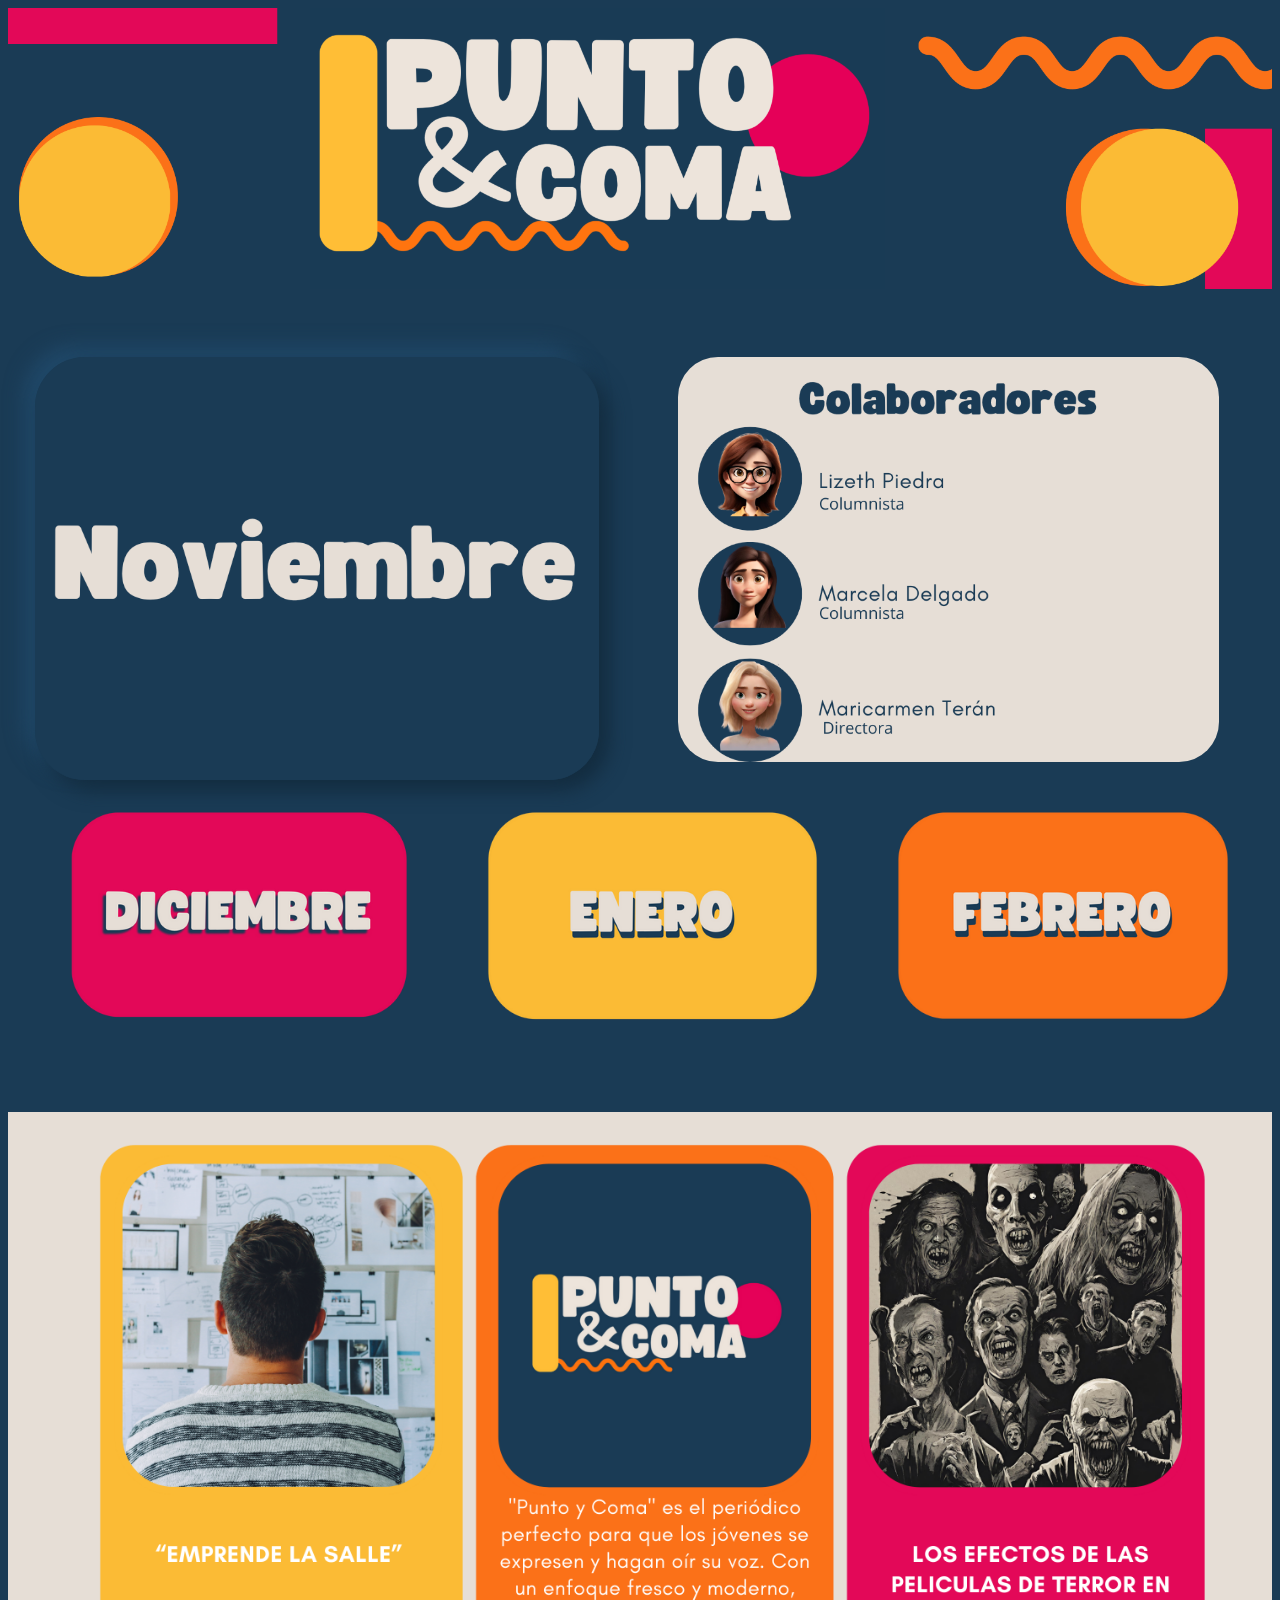
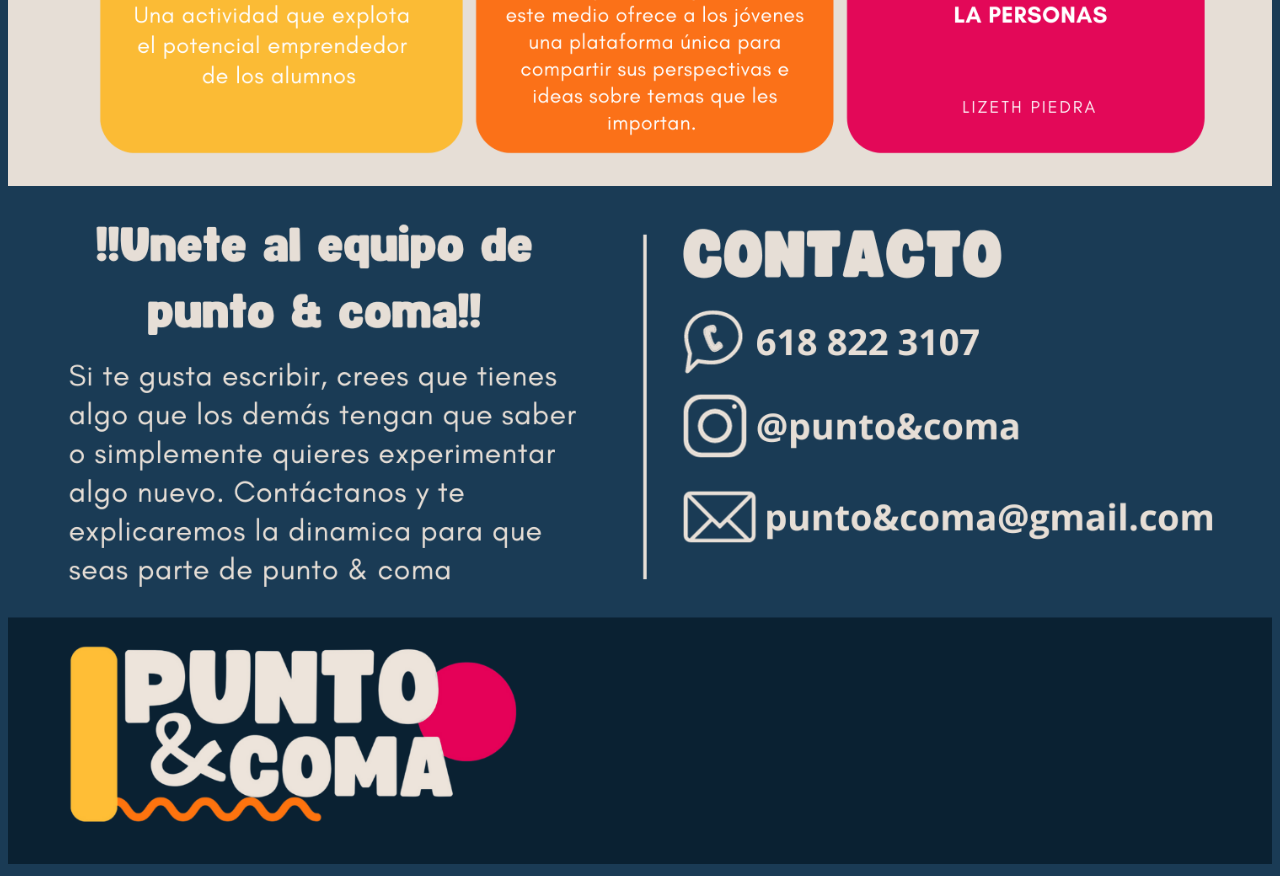
<file: home.html>
<!DOCTYPE html>
<html>
<head>
	<title>Punto & Coma</title>
	<link rel="stylesheet" href="punto.css">
	<link rel="icon" type="image/png"  sizes="32x32" href="icono.png">
</head>
<body class="fondo">
	<img src="header.png" width="100%" height="25%" class="header">
		<br>
		<br>
		<br>
		<br>
		<div class="contenedor">
    <a  href="ejemplo.pdf"><img src="button.png" class="button" ></a>
    <img class="imagen" src="colaboradores.png"> </div>
       
		  <div class="contenedor2">
    <img class="imagen2" src="1.png" alt="Imagen 1">
    <img class="imagen2" src="2.png" alt="Imagen 2">
    <img class="imagen2" src="3.png" alt="Imagen 3">
    
         </div>
		<br>
		<br>
		<img src="articulos.png" width="100%">
		<img class="feet"src="fin.png" width="100%">



</body>
</html>
</file>
<file: punto.css>
@import url('https://fonts.googleapis.com/css2?family=Bagel+Fat+One&display=swap');

.fondo{
	background-color: #1A3B55;
}

.header{
	margin-left: 0%;
	margin-top: 0%;
	margin-right: 0%;
}


.button{
	width:100%;
  margin-right: 3%;
	margin-left: 3%;
  border-radius: 50px;
  box-shadow:  10px 10px 20px #132c3f,
              -10px -10px 20px #214a6b;
	border-color: transparent;
	

	}


.button:hover{
	transform: scale(1.1);
}


.imagen2:hover{
	transform: scale(1.1);
}

.imagen{
  margin-left: 8%;
	width: 45%;
  height: 17%;
	border-radius: 40px;
}

.art{
  background-color:#E6DED6 ;
}

  .contenedor {
    width: 95%;
    display: flex;
    
    padding: 10px;
  }

    .contenedor2 {
    width: 100%;
    display: flex;
    padding: 10px;
    box-sizing: border-box;
    overflow: auto;
  }
  .imagen2 {
    width: 30%;
    margin-left: 3%;
    margin-top: 0;
    margin-bottom: 3%;
  }
  .feet{
    margin-bottom: 0%;
  }
</file>
